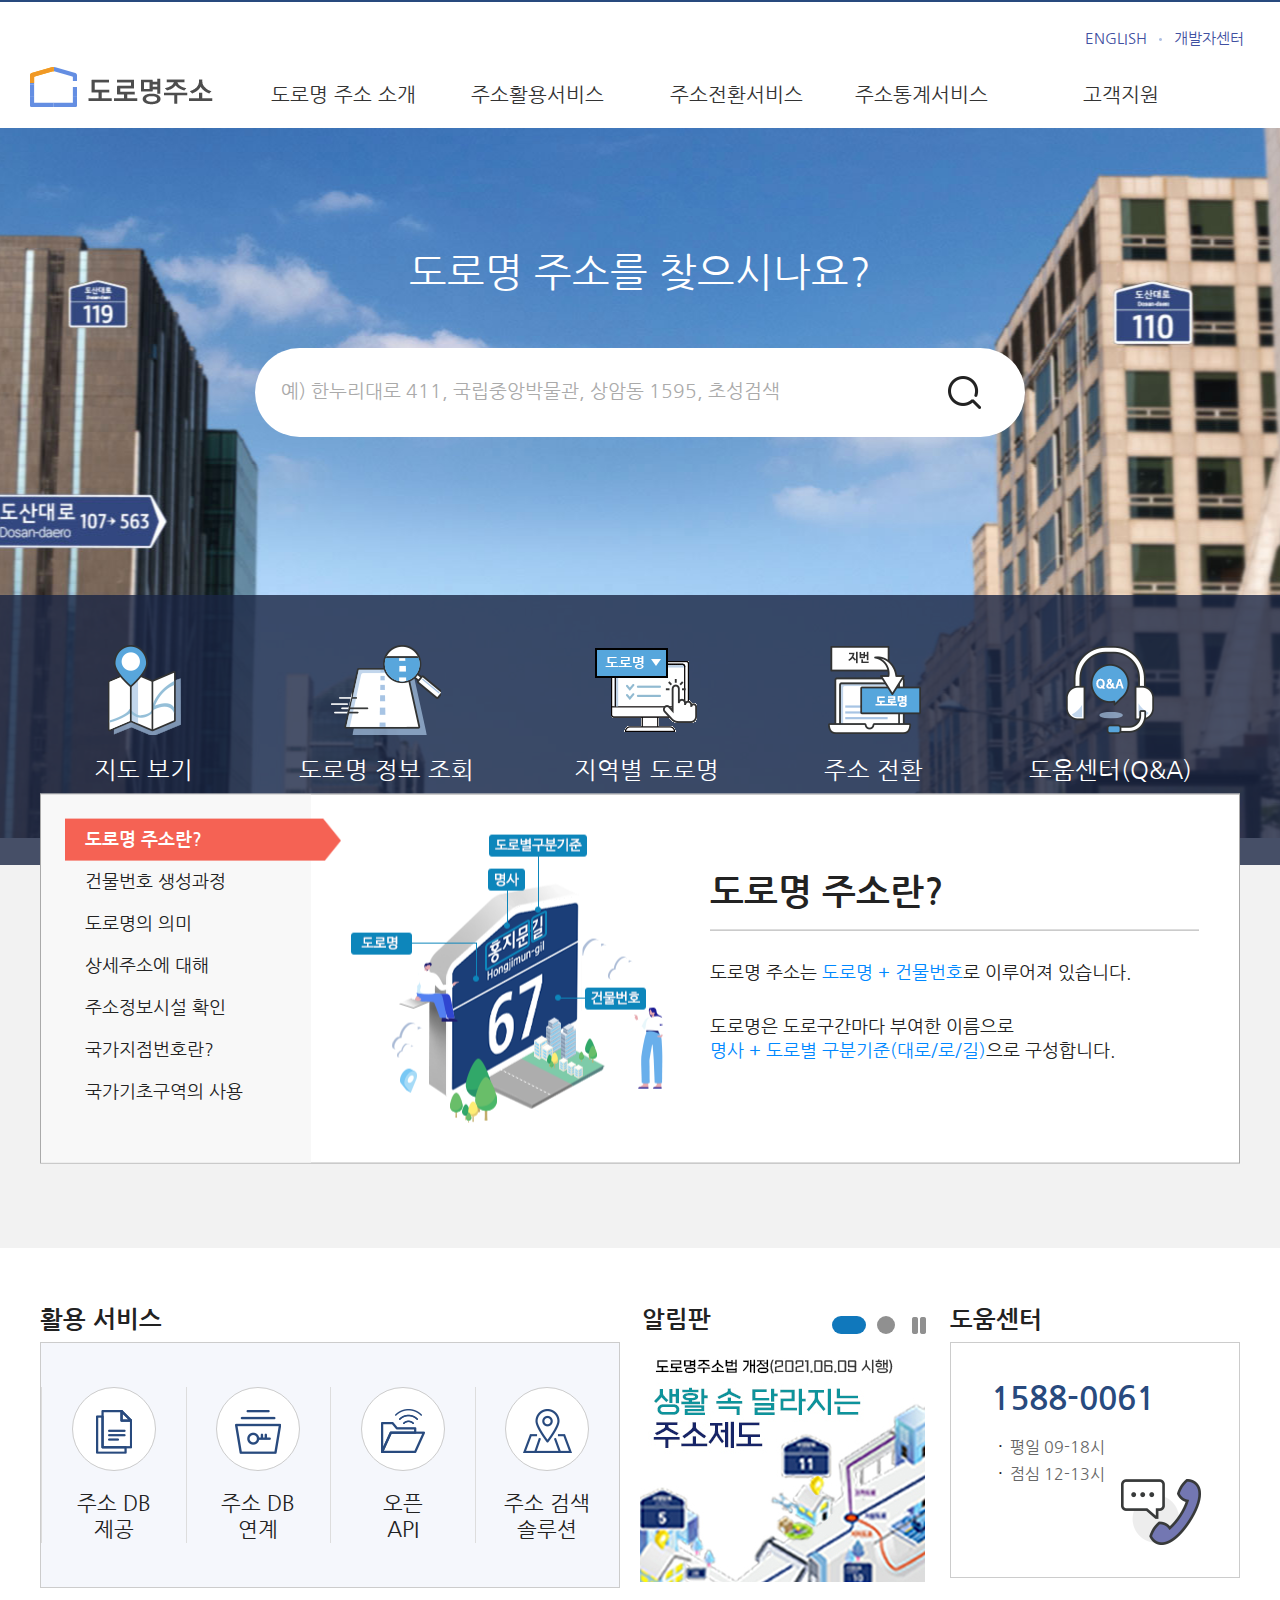
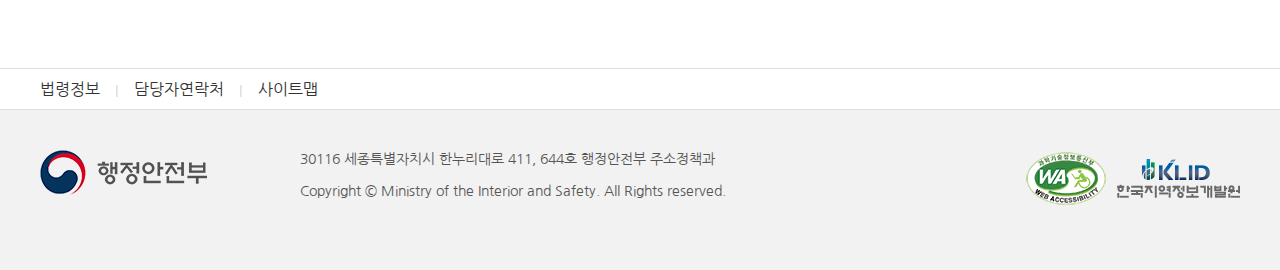
<file: index.html>
<!DOCTYPE html>
<html lang="ko">

<head>
    <meta charset="UTF-8">
    <title>도로명주소_메인페이지</title>
    <link rel="stylesheet" href="style/style.css">
    <script src="script/jquery-3.6.0.min.js"></script>
    <script src="script/script.js"></script>
</head>

<body>

    <div id="wrap">
        <div id="headerFrame">
            <header id="header" class="flex-container">

                <div id="headerLogo">
                    <a href="#"></a>
                </div> <!-- div#headerLogo -->

                <div id="headerMenuArea">

                    <nav id="headerLNB" class="flex-container">

                        <span>ENGLISH</span>
                        <span><img src="images/linkBullet.png" alt=""></span>
                        <span>개발자센터</span>

                    </nav> <!-- nav#headerLNB -->

                    <nav id="gnb">

                        <ul id="mainMenu" class="flex-container">
                            <li class="mainLi">
                                <a href="#">도로명 주소 소개</a>
                                <ul class="subMenu">
                                    <li class="subLi"><a href="#">도로명주소란?</a>
                                        <img src="images/icon_doulewindow.gif" alt="첨부파일 이미지" width="10">
                                    </li>
                                    <li class="subLi"><a href="#">아름다운 건물번호판</a><img src="images/icon_doulewindow.gif" alt="첨부파일 이미지" width="10"></li>
                                    <li class="subLi"><a href="#">아름다운 길</a></li>
                                    <li class="subLi"><a href="#">홍보자료</a></li>
                                    <li class="subLi"><a href="#"></a></li>
                                    <li class="subLi"><a href="#"></a></li>
                                </ul>
                            </li>
                            <li class="mainLi">
                                <a href="#">주소활용서비스</a>
                                <ul class="subMenu">
                                    <li class="subLi"><a href="#">도로명 정보 조회</a></li>
                                    <li class="subLi"><a href="#">도로명주소 지도 보기</a><img src="images/icon_doulewindow.gif" alt="첨부파일 이미지" width="10"></li>
                                    <li class="subLi"><a href="#">도로면주소 고시정보 조회</a></li>
                                    <li class="subLi"><a href="#">도로명주소 안내도 다운로드</a></li>
                                    <li class="subLi"><a href="#"></a></li>
                                    <li class="subLi"><a href="#"></a></li>
                                </ul>
                            </li>
                            <li class="mainLi">
                                <a href="#">주소전환서비스</a>
                                <ul class="subMenu">
                                    <li class="subLi"><a href="#">50건 이하 주소전환</a></li>
                                    <li class="subLi"><a href="#">3,000건 이하 주소전환</a></li>
                                    <li class="subLi"><a href="#">100만건 이하 주소전환</a></li>
                                    <li class="subLi"><a href="#"></a></li>
                                    <li class="subLi"><a href="#"></a></li>
                                    <li class="subLi"><a href="#"></a></li>
                                </ul>
                            </li>
                            <li class="mainLi">
                                <a href="#">주소통계서비스</a>
                                <ul class="subMenu">
                                    <li class="subLi"><a href="#">주소통계정보</a></li>
                                    <li class="subLi"><a href="#">우리 집 주소는?</a></li>
                                    <li class="subLi"><a href="#">도로명주소 인포그래픽</a></li>
                                    <li class="subLi"><a href="#">주소이용추이</a></li>
                                    <li class="subLi"><a href="#"></a></li>
                                    <li class="subLi"><a href="#"></a></li>
                                </ul>
                            </li>
                            <li class="mainLi">
                                <a href="#">고객지원</a>
                                <ul class="subMenu">
                                    <li class="subLi"><a href="#">도움센터(Q&A)</a></li>
                                    <li class="subLi"><a href="#">주소동일성 영문증명서 발급</a></li>
                                    <li class="subLi"><a href="#">공지사항</a></li>
                                    <li class="subLi"><a href="#">언론보도</a></li>
                                    <li class="subLi"><a href="#">자주묻는 질문(FAQ)</a></li>
                                    <li class="subLi"><a href="#">불편신고 게시판</a></li>
                                </ul>
                            </li>
                        </ul>


                    </nav> <!-- nav#gnb -->

                </div> <!-- div#headerMenuArea -->

            </header>


        </div> <!-- div#headerFrame -->

        <div id="gnbBGFrame">
            <div id="gnbBG"></div>
        </div> <!-- div#gnbBGFrame -->


        <form action="support/sample.html" method="get">
            <div id="searchArea">

                <h1>도로명 주소를 찾으시나요?</h1>

                <div id="searchBG">
                    <input id="searchWord" type="text" placeholder="예) 한누리대로 411, 국립중앙박물관, 상암동 1595, 초성검색" maxlength="50" name="searchKeyword">
                    <!-- value attribute 밸류 속성 -->
                    <span id="closeMark">&times;</span>
                    <span id="searchMark"></span>
                    <!--전송실행-->

                </div> <!-- div#searchBG-->

            </div> <!-- div#searchArea -->
        </form>


        <div id="mainIconLNB_Frame">

            <nav id="mainIconLNB" class="flex-container">
                <div class="mainIconBox" title="도로명주소 지도 보기 새창으로 열림">
                    <div class="mainIcon">
                        <img src="images/icon_qmn_1.png" alt="지도 보기">
                    </div>
                    <span>지도 보기</span>
                </div>
                <div class="mainIconBox">
                    <div class="mainIcon">
                        <img src="images/icon_qmn_2.png" alt="도로명 정보 조회">
                    </div>
                    <span>도로명 정보 조회</span>
                </div>
                <div class="mainIconBox">
                    <div class="mainIcon">
                        <img src="images/icon_qmn_3.gif" alt="지역별 도로명">
                    </div>
                    <span>지역별 도로명</span>
                </div>
                <div class="mainIconBox">
                    <div class="mainIcon">
                        <img src="images/icon_qmn_4.png" alt="주소 전환">
                    </div>
                    <span>주소 전환</span>
                </div>

                <div class="mainIconBox">
                    <div class="mainIcon">
                        <img src="images/icon_qmn_5.png" alt="도움센터(Q&A)">
                    </div>
                    <span>도움센터(Q&A)</span>
                </div>

            </nav>

        </div> <!-- div#iconLNB -->


        <div id="jusoIntro_Frame">

            <div id="jusoIntro" class="flex-container">

                <div id="aboutJuso">
                    <ul id="jusoItem">
                        <li class="selected">도로명 주소란?</li>
                        <li>건물번호 생성과정</li>
                        <li>도로명의 의미</li>
                        <li>상세주소에 대해</li>
                        <li>주소정보시설 확인</li>
                        <li>국가지점번호란?</li>
                        <li>국가기초구역의 사용</li>
                    </ul>
                </div> <!-- 인디케이터 영역 -->

                <div id="slide">
                    <div id="shuttleFrame">
                        <div class="flex-container">
                            <div id="jusoRoadSign">
                                <img src="images/know_addr_1.gif" alt="주소이미지">
                            </div>
                            <div id="jusoExplain">
                                <h2>도로명 주소란?</h2>
                                <hr>
                                <p>
                                    도로명 주소는
                                    <span>도로명 + 건물번호</span>로
                                    이루어져 있습니다.
                                </p>
                                <p>
                                    도로명은 도로구간마다 부여한 이름으로
                                    <br>
                                    <span>명사 + 도로별 구분기준(대로/로/길)</span>으로 구성합니다.
                                </p>
                            </div>
                        </div>
                    </div>
                </div>

            </div> <!-- div#jusoIntro-->

        </div> <!-- div#jusoIntro_Frame -->


        <div id="contentsFrame">
            <div id="contents" class="flex-container">

                <div id="userService">
                    <h2>활용 서비스</h2>

                    <div id="api" class="flex-container">
                        <!-- Application Programming
                           Interface -->

                        <div class="apiBox" title="개발자센터1로 이동">
                            <a href="#">
                                <img src="images/icon_service_1.gif" alt="주소DB제공">
                            </a>
                            <span>주소 DB<br>제공</span>
                        </div>

                        <div class="apiBox">
                            <a href="#">
                                <img src="images/icon_service_2.png" alt="주소DB연계">
                            </a>
                            <span>주소 DB<br>연계</span>
                        </div>

                        <div class="apiBox">
                            <a href="#">
                                <img src="images/icon_service_3.png" alt="오픈API">
                            </a>
                            <span>오픈<br>API</span>
                        </div>

                        <div class="apiBox">
                            <a href="#">
                                <img src="images/icon_service_4.png" alt="주소검색솔루션">
                            </a>
                            <span>주소 검색<br>솔루션</span>
                        </div>

                    </div> <!-- div#api -->

                </div> <!-- div#userService -->



                <div id="noticeBoard">

                    <header class="flex-container">
                        <h2>알림판</h2>
                        <div id="noticeControl" class="flex-container">
                            <span class="noticeSelected" id="ctrl1"></span>
                            <span id="ctrl2"></span>
                            <img src="images/btn_ps.gif" alt="일시중지" height="17">
                        </div>
                    </header> <!-- 상단 -->
                    <div id="noticeSlide">
                        <div id="noticeShuttleFrame" class="flex-container">
                            <img src="images/notice_banner_01.jpg" alt="달라지는 주소제도">
                            <img src="images/notice_banner_01.png" alt="개발자 API">
                        </div>
                    </div> <!-- 슬라이드쇼-->

                </div> <!-- div#noticeBoard 알림판 -->


                <div id="helpCenter">

                    <header>
                        <h2>도움센터</h2>
                    </header> <!-- 상단 -->
                    <div id="helpCenterInfo">
                        <span id="centerPhone">
                            1588-0061
                        </span>
                        <ul>
                            <li><span>ㆍ</span>평일 09-18시</li>
                            <li><span>ㆍ</span>점심 12-13시</li>
                        </ul>
                    </div>

                </div> <!-- div#helpCenter 도움센터 -->

            </div> <!-- div#contents -->
        </div> <!-- div#contentsFrame -->


        <nav id="footerLNB">
            <ul id="footerMenu" class="flex-container">
                <li><a href="#">법령정보</a></li>
                <li><img src="images/blit_util.gif" alt="구분선"></li>
                <li><a href="#">담당자연락처</a></li>
                <li><img src="images/blit_util.gif" alt="구분선"></li>
                <li><a href="#">사이트맵</a></li>
            </ul>
        </nav> <!-- nav#footerLNB -->




        <div id="footerFrame">
            <footer id="footer" class="flex-container">

                <div id="footerLogo"></div>
                <!-- div#footerLogo -->

                <div id="companyInfo">
                    <address>
                    30116 세종특별자치시 한누리대로 411, 644호 행정안전부 주소정책과
                    </address>
                    <p>
                        Copyright &copy;
                        Ministry of the Interior and Safety.
                        All Rights reserved.
                    </p>
                </div> <!-- div#companyInfo -->

                <div id="familySite"></div>
                <!-- div#familySite -->

            </footer> <!-- footer#footer -->
        </div> <!-- div#footerFrame -->


    </div> <!-- div#wrap -->

</body>

</html>
</file>
<file: style/style.css>
@charset "UTF-8";
@import url(style_Reset.css);


/* div#headerFrame */
div#headerFrame {
    border-top: 2px solid #284a7e;
}

#headerFrame > header#header {
    width: 1220px;
    height: 126px;
    /*border: 1px solid #aaa;*/
    /*padding-bottom: 24px;*/
    margin: 0 auto;
    /*margin-bottom: 30px;*/

    align-items: flex-end;
}

#headerFrame #headerLogo a {
    width: 183px;
    height: 40px;
    /*border: 1px solid #000;*/
    margin-bottom: 17px;
    background-image: url(../images/headerLogo.gif);
    display: inline-block;
}

div#headerMenuArea {
    /* border: 1px solid #f80;*/

    -webkit-flex: 1px;
    -moz-flex: 1px;
    -ms-flex: 1px;
    -o-flex: 1px;
    flex: 1px;
}

#headerFrame nav {
    height: 50px;
    /*border: 1px solid #08f;*/

    justify-content: flex-end;
    align-items: flex-end;
}

#headerFrame nav#headerLNB {
    text-align: right;
    padding-bottom: 30px;
    /*border: 1px solid #000;*/
}

#headerFrame nav#headerLNB span {
    color: #3f50a1;
    font-size: 15px;
    /*border: 1px solid #000;*/
    margin: 0 6px;
}

#headerFrame nav#headerLNB span:not(:nth-child(2)) {
    cursor: pointer;
}


/* nav#gnb */
#headerFrame nav#gnb {
    padding-left: 40px;
}

#headerFrame nav#gnb ul#mainMenu {
    height: 100%;
    /*border: 1px solid #000;*/
    align-items: flex-end;

    position: relative;
}

#headerFrame nav#gnb ul#mainMenu > li {
    padding: 20px 0;
    /*border: 1px solid #08f;*/
}

#headerFrame nav#gnb ul#mainMenu > li:first-child,
#headerFrame nav#gnb ul#mainMenu > li:first-child > ul {
    width: 180px;
}

#headerFrame nav#gnb ul#mainMenu > li:nth-child(2),
#headerFrame nav#gnb ul#mainMenu > li:nth-child(2) > ul {
    width: 208px;
}

#headerFrame nav#gnb ul#mainMenu > li:nth-child(3),
#headerFrame nav#gnb ul#mainMenu > li:nth-child(3) > ul {
    width: 190px;
}

#headerFrame nav#gnb ul#mainMenu > li:nth-child(4),
#headerFrame nav#gnb ul#mainMenu > li:nth-child(4) > ul {
    width: 180px;
}


#headerFrame nav#gnb ul#mainMenu > li:nth-child(5),
#headerFrame nav#gnb ul#mainMenu > li:nth-child(5) > ul {
    width: 220px;
}


#headerFrame nav#gnb ul.subMenu {

    border-right: 1px solid #aaa;
    border-left: 1px solid #aaa;

    background-color: #fff;
    display: none;
    position: absolute;
    top: 51px;
    z-index: 10;
}


#headerFrame nav#gnb ul.subMenu img {
    position: relative;
    left: -12px;
}

#headerFrame nav#gnb li.mainLi > a {
    width: 100%;
    font-size: 20px;
    text-align: center;
    /*border: 1px solid #000;*/
    display: inline-block;
}

#headerFrame nav#gnb li.subLi > a {
    font-size: 14px;
    line-height: 42px;
    padding: 0 20px;

}

#headerFrame nav#gnb li.subLi:hover {
    color: #fff;
    background-color: #f56254;
}

/* nav#gnb */


/* div#headerFrame */


/* div#gnbBGFrame */

div#gnbBGFrame {
    width: 100%;
    height: 254px;

    border-top: 1px solid #aaa;
    border-bottom: 1px solid #aaa;

    background-color: #fff;
    display: none;
    position: absolute;
}


/* div#gnbBG */
div#gnbBG {
    width: 100%;
    height: 180px;


}

/* div#gnbBG */

/* div#gnbBGFrame */




/* div#searchArea */
div#searchArea {
    width: 100%;
    height: 710px;
    padding-top: 70px;
    background-image: url(../images/visua_a.jpg);
    background-repeat: no-repeat;
    background-position: 50% 50%;
}

div#searchArea > h1 {
    color: #fff;
    width: 600px;
    font-size: 40px;
    font-weight: normal;
    text-align: center;
    margin: 50px auto;
}

div#searchArea > div#searchBG {
    width: 770px;

    padding: 12px 26px 25px;
    /*border: 1px solid #f80;*/
    border-radius: 50px;
    margin: 0 auto;

    background-color: #fff;
}

div#searchArea > div#searchBG span {
    width: 36px;
    height: 36px;
    /*border: 1px solid #000;*/

    cursor: pointer;
    display: inline-block;
}

div#searchArea > div#searchBG span#closeMark {
    color: #666;
    font-size: 44px;
    text-align: center;
    line-height: 44px;
    /*display: none;  공간도 사라지므로 안됨!*/
    visibility: hidden;
    /* 공간을 남겨둔채로 사라짐 */

    transform: translateY(7px);
}

div#searchArea > div#searchBG span#searchMark {

    margin-right: 14px;

    background-image: url(../images/btn_search.gif);
    background-repeat: no-repeat;
    background-position: right;

    transform: translateY(12px);


}

div#searchArea > div#searchBG > input {
    color: #666;
    width: 620px;
    font-size: 17px;
    padding: 10px 0;
    border: none;
}

/*placeholder 속성에 CSS 적용시작*/
div#searchArea > div#searchBG > input::placeholder {
    color: #aaa;
    font-size: 19px;
}

/* 슈도 엘리먼트 속성 */
/*placeholder 속성에 CSS 적용끝*/

/* div#searchArea */


/*div#mainIconLNB_Frame*/
div#mainIconLNB_Frame {
    width: 100%;
    height: 270px;
    padding-top: 30px;
    background-color: rgba(26, 38, 67, 0.8);

    position: absolute;
    transform: translateY(-90%);
}

div#mainIconLNB_Frame > nav {
    padding: 10px;
    /*border: 1px solid #f80;*/

    justify-content: center;
}

#mainIconLNB_Frame div.mainIconBox {
    text-align: center;
    /*border: 1px solid #f80;*/
    margin: 10px 50px;

    cursor: pointer;
}

#mainIconLNB_Frame div.mainIcon {
    margin-bottom: 20px;
}

#mainIconLNB_Frame span {
    color: #fff;
    font-size: 24px;
    /* font-weight: bold;*/
}

/*div#mainIconLNB_Frame*/


/* div#jusoIntro_Frame */
div#jusoIntro_Frame {
    width: 100%;
    padding-bottom: 40px;
    background-color: #f2f2f2;
}

div#jusoIntro {
    width: 1200px;

    border: 1px solid #aaa;

    background-color: #fff;
    position: relative;
    left: 50%;
    top: 50%;
    transform: translate(-50%, -12%);

}

/*
#jusoIntro > div {
    border: 1px solid #000;
}
*/

#jusoIntro > div#aboutJuso {
    width: 270px;
    padding: 24px;
    background-color: #f8f8f8;
}
/*

#jusoIntro > div#aboutJuso > ul#jusoItem {
    border: 1px solid #000;
}

*/
#jusoIntro ul#jusoItem > li {
    width: 310px;
    font-size: 18px;
    line-height: 42px;
    padding-left: 20px;

    cursor: pointer;
}

.selected {
    color: #fff;
    font-weight: bold;
    background-image: url(../images/tabslit_on.png);
    -webkit-background-size: 300px 44px;
    background-size: 276px 44px;
    background-repeat: no-repeat;
}


#jusoIntro>div#slide {
    -webkit-flex: 1px;
    -moz-flex: 1px;
    -ms-flex: 1px;
    -o-flex: 1px;
    flex: 1px;
}

#jusoIntro div#jusoRoadSign {
    padding: 40px;
}

#jusoIntro div#jusoExplain {
    width: 100%;
    padding: 80px 40px 40px 0;
    /*border: 1px solid #08f;*/
}


    /*div#jusoExplain 시작 */
#jusoIntro #jusoExplain h2 {
    font-size: 36px;
    padding-bottom: 20px;
}
#jusoIntro #jusoExplain hr {
    border: none;
    border-bottom: 1px solid #aaa;
    margin-bottom: 30px;
}

#jusoIntro #jusoExplain p {
    font-size: 18px;
    line-height: 24px;
    margin-bottom: 30px;
}
#jusoIntro #jusoExplain p span {
    color: #08f;
}

#jusoIntro div#slide {
    overflow: hidden;
}
/*

#jusoIntro #shuttleFrame {
    border: 1px solid #f00;
}

*/
    /*div#jusoExplain 끝 */


/* div#jusoIntro_Frame */



/* div#contentsFrame */
div#contentsFrame {
    width: 100%;
}


    /* div#contents */
div#contents {
    width: 1200px;
    padding: 60px 0 40px;
    /*border: 1px solid #aaa;*/
    margin: 0 auto;

    justify-content: space-between;
}

#contents>div {
    height: 320px;
    /*border: 1px solid #08f;*/
}

    /* div#contents */


    /* div#userService 600*320 */
div#userService {
    width: 580px;
}
#userService>div#api {
    padding: 44px 0;
    border: 1px solid #ccc;
    margin: 10px 0;
    background-color: #f5f7fc;
}
#userService>#api>div.apiBox  {
    text-align: center;

    cursor: pointer;

    -webkit-flex: 1px;
    -moz-flex: 1px;
    -ms-flex: 1px;
    -o-flex: 1px;
    flex: 1px;
}

#userService .apiBox:not(first-child) {
    border-left: 1px solid #ddd;
}

#userService>div#api a {
    width: 84px;
    height: 84px;
    line-height: 84px;
    border: 1px solid #ccc;
    border-radius: 45px;
    margin: 0px auto 20px;

    background-color: #fff;
    display: block;
}

#userService>div#api span {
    font-size: 21px;
}
    /* div#userService */


    /* div#noticeBoard 300*320 */
div#noticeBoard {
    width: 290px;
}

#noticeBoard>header {
    /*border: 1px solid #000;*/
    padding: 0 2px;
    justify-content: space-between;
    margin-bottom: 6px;
}
#noticeBoard>header>h2{
    /*border: 1px solid #f00;*/
    margin-bottom: 4px;
}
#noticeBoard>header>div#noticeControl {
    width: 96px;
    padding-bottom: 2px;
    /*border: 1px solid #f00;  */
    justify-content: space-between;
    align-items: flex-end;

}
#noticeBoard>header>#noticeControl>span {
    width: 18px;
    height: 18px;
    /*border: 1px solid #000;*/
    border-radius: 9px;
    background-color: #909090;

    cursor: pointer;

    transition: all 1s;  /* 전이효과 : 변화되는 과정을 애니메이션으로 볼 수 있음 */
}

#noticeBoard>header>#noticeControl>span.noticeSelected {
    width: 34px;
    background-color: #1078bc;
}
#noticeBoard>header>#noticeControl>img {
    margin-left: 4px;

    cursor: pointer;
}

#noticeBoard>div#noticeSlide {
    width: 285px;
    /*border: 1px solid #08f;*/

    overflow: hidden;
}
#noticeBoard>#noticeSlide>div#noticeShuttleFrame {
    width: 578px;
    /*border: 1px solid #f80;*/
}

    /* div#noticeBoard */


    /* div#helpCenter 300*320 */
div#helpCenter {
    width: 290px;
}
#helpCenter>header {
    padding-bottom: 10px;
    /*border: 1px solid #000;*/
}
#helpCenter>div#helpCenterInfo {
    padding: 40px 40px 90px;
    border: 1px solid #ccc;
    background-image: url(../images/icon_helpcenter.png);
    background-repeat: no-repeat;
    background-position: 170px 136px;
}
#helpCenter span#centerPhone {
    color: #284a7e;
    font-size: 32px;
    font-weight: bold;
    margin-bottom: 18px;
    display: block;
}
#helpCenter ul li {
    color: #666;
    line-height: 26px;
}
#helpCenter ul span {
    font-size: 20px;
}

    /* div#helpCenter */



/* div#contentsFrame */





/* nav#footerLNB */
nav#footerLNB {
    padding: 10px 0;
    border-top: 1px solid #dedede;
    border-bottom: 1px solid #dedede;
}
ul#footerMenu {
    width: 1200px;
    margin: 0 auto;
}
ul#footerMenu li{
    color: #333;
}

ul#footerMenu li:nth-child(2n) {
    margin: 0 16px;
}

/* nav#footerLNB */



/* div#footerFrame */
div#footerFrame {
    padding-top: 40px;
    /*border: 1px solid #000;*/
    background-color: #f2f2f2;
}

#footerFrame>footer#footer {
    width: 1200px;
    margin: 0 auto;
}

#footerFrame div#footerLogo {
    width: 180px;
    height: 120px;
    /*border: 1px solid #08f;*/

    background-image: url(../images/logo_foot_gray.jpg);
    background-repeat: no-repeat;
}
#footerFrame div#companyInfo {
    font-size: 14px;
    /*border: 1px solid #08f;*/

    margin: 0 80px;
    -webkit-flex: 1px;
    -moz-flex: 1px;
    -ms-flex: 1px;
    -o-flex: 1px;
    flex: 1px;
}
#footerFrame div#companyInfo address {
    color: #555;
    font-style: normal;
    margin-bottom: 14px;
}
#footerFrame div#companyInfo p {
    color: #555;
}

#footerFrame div#familySite {
    width: 214px;
    /*border: 1px solid #08f;*/

    background-image: url(../images/mark_wa.png), url(../images/mark_klid.png);
    background-repeat: no-repeat;
    background-position: left top, right top;


}
/* div#footerFrame */
</file>
